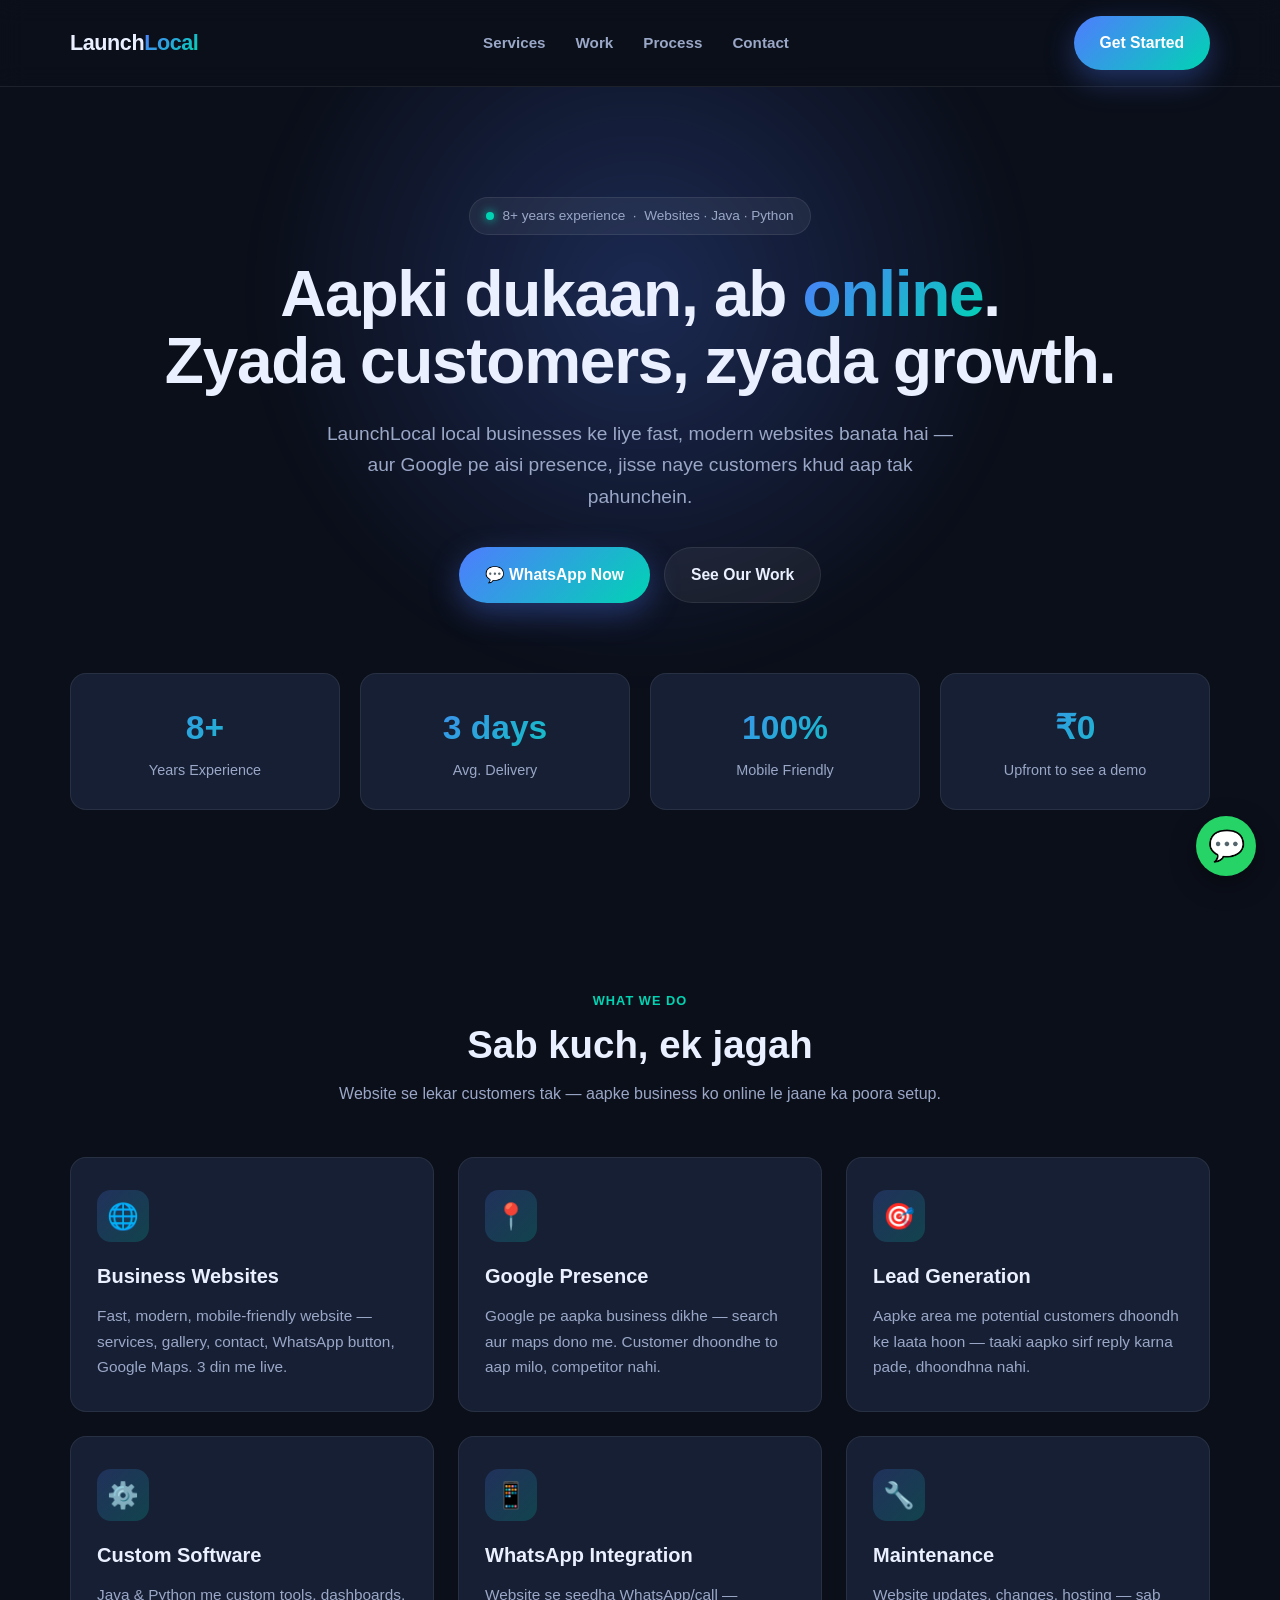
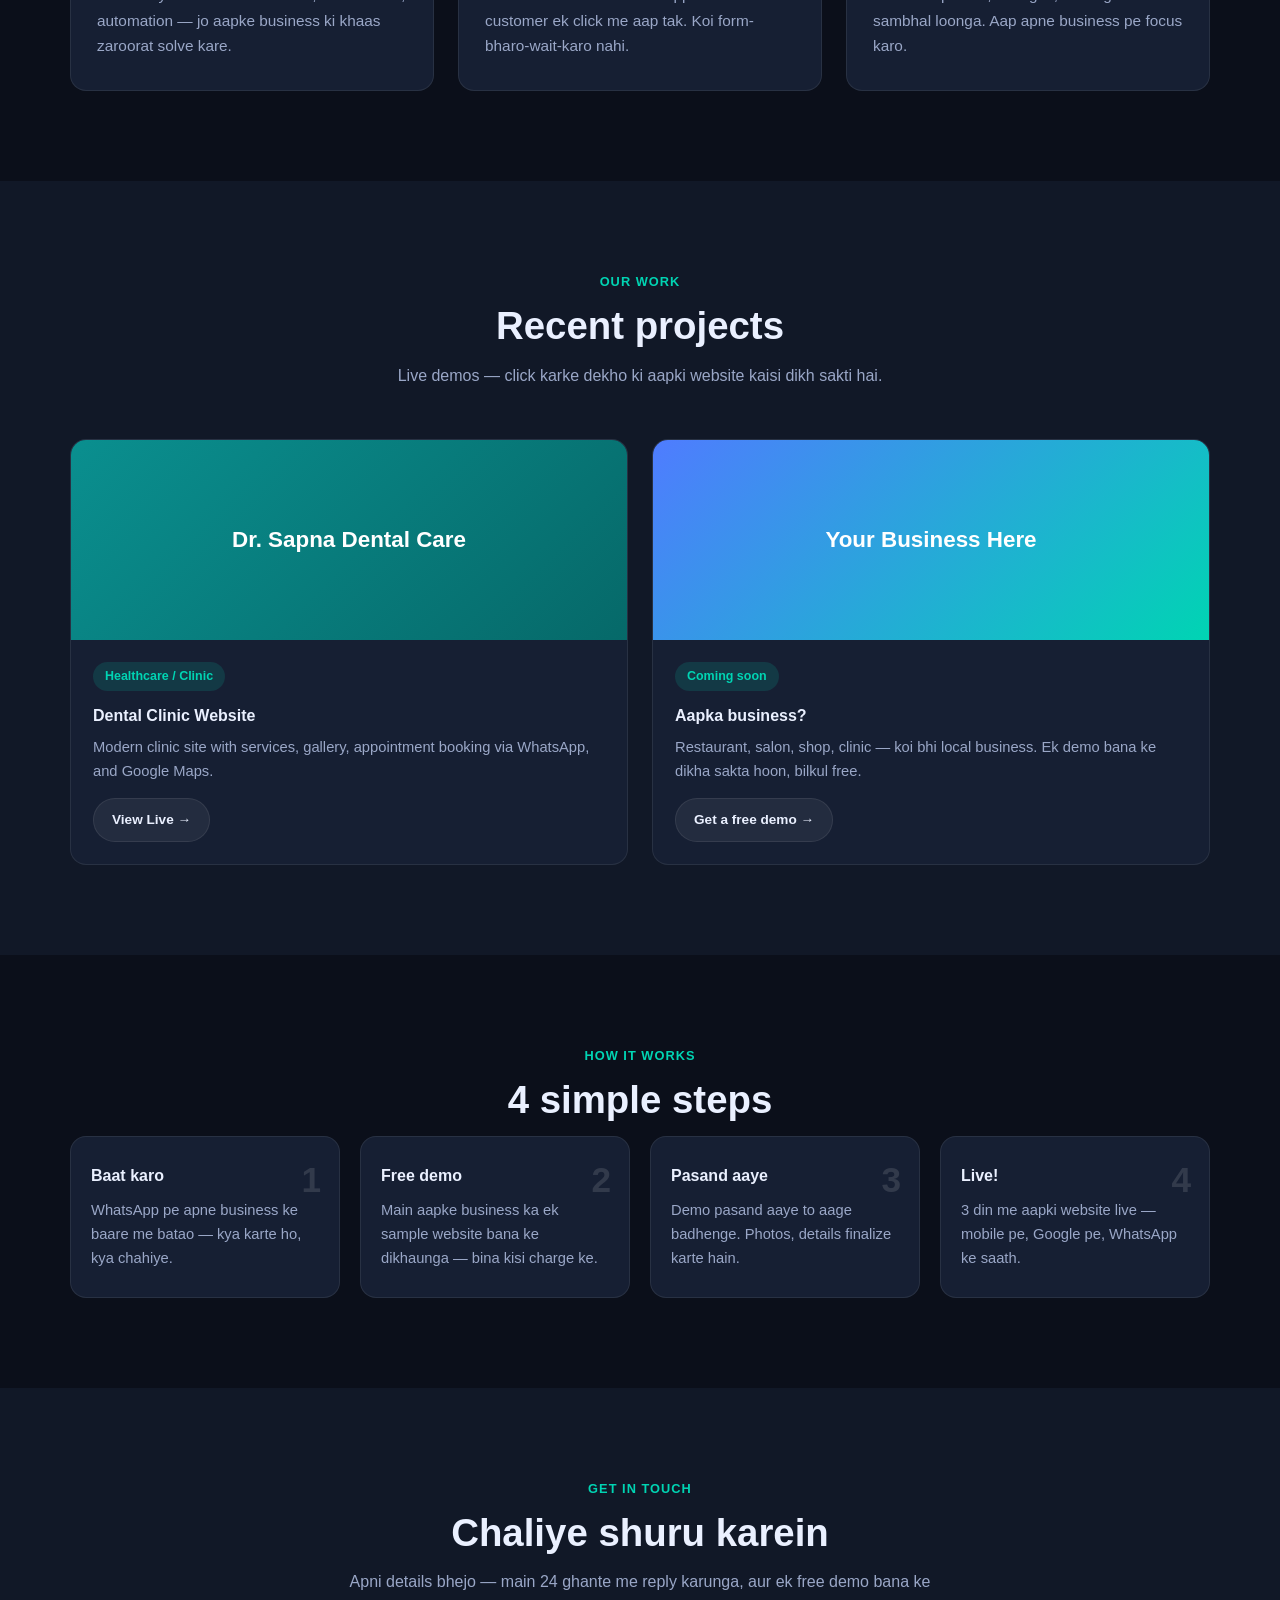
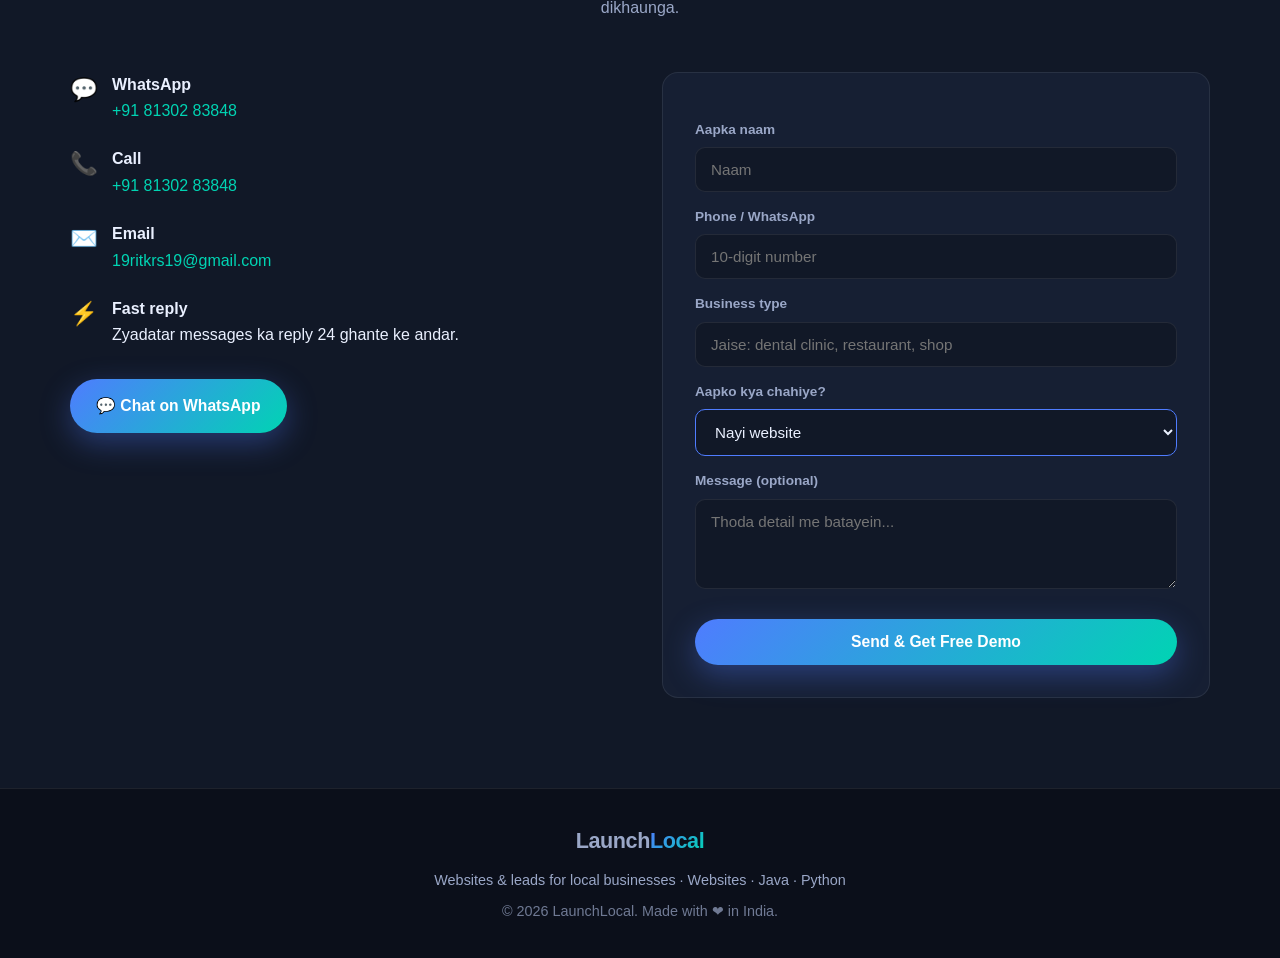
<file: launchlocal/index.html>
<!DOCTYPE html>
<html lang="en">
<head>
<meta charset="UTF-8" />
<meta name="viewport" content="width=device-width, initial-scale=1.0" />
<title>LaunchLocal - Websites & Leads for Local Businesses</title>
<meta name="description" content="LaunchLocal - Aapki dukaan, ab online. Professional websites, Google presence, aur leads for local businesses. 8+ years experience. Websites, Java, Python." />

<!-- ===== Google Analytics (GA4) - apni Measurement ID G-XXXX yahan daalo, baad me ===== -->
<!--
<script async src="https://www.googletagmanager.com/gtag/js?id=G-XXXXXXX"></script>
<script>window.dataLayer=window.dataLayer||[];function gtag(){dataLayer.push(arguments);}gtag('js',new Date());gtag('config','G-XXXXXXX');</script>
-->

<style>
  :root{
    --bg:#0b0f1a; --bg2:#111827; --card:#161f33;
    --brand:#4f7cff; --brand2:#00d4b3; --accent:#ffb347;
    --text:#eaf0ff; --muted:#9aa7c7; --line:rgba(255,255,255,.08);
    --radius:16px;
  }
  *{margin:0;padding:0;box-sizing:border-box}
  html{scroll-behavior:smooth}
  body{font-family:-apple-system,BlinkMacSystemFont,"Segoe UI",Roboto,Helvetica,Arial,sans-serif;background:var(--bg);color:var(--text);line-height:1.65;overflow-x:hidden}
  a{color:inherit;text-decoration:none}
  img{max-width:100%;display:block}
  .container{width:min(1140px,92%);margin:0 auto}
  .btn{display:inline-flex;align-items:center;gap:8px;padding:14px 26px;border-radius:999px;font-weight:700;font-size:.98rem;transition:transform .18s,box-shadow .18s,background .18s;cursor:pointer;border:none}
  .btn-primary{background:linear-gradient(135deg,var(--brand),var(--brand2));color:#fff;box-shadow:0 10px 30px rgba(79,124,255,.35)}
  .btn-primary:hover{transform:translateY(-3px);box-shadow:0 16px 40px rgba(79,124,255,.5)}
  .btn-ghost{background:rgba(255,255,255,.06);color:var(--text);border:1px solid var(--line)}
  .btn-ghost:hover{background:rgba(255,255,255,.12);transform:translateY(-3px)}
  section{padding:90px 0}
  .eyebrow{color:var(--brand2);font-weight:700;letter-spacing:.08em;text-transform:uppercase;font-size:.8rem;margin-bottom:12px}
  h2.title{font-size:2.4rem;line-height:1.15;margin-bottom:14px}
  .sub{color:var(--muted);max-width:620px;margin-bottom:50px}
  .center{text-align:center;margin-inline:auto}

  /* reveal on scroll */
  .reveal{opacity:0;transform:translateY(28px);transition:opacity .7s ease,transform .7s ease}
  .reveal.in{opacity:1;transform:none}

  /* NAV */
  header{position:sticky;top:0;z-index:60;background:rgba(11,15,26,.8);backdrop-filter:blur(12px);border-bottom:1px solid var(--line)}
  nav{display:flex;align-items:center;justify-content:space-between;padding:16px 0}
  .logo{font-weight:900;font-size:1.35rem;letter-spacing:-.02em}
  .logo b{background:linear-gradient(135deg,var(--brand),var(--brand2));-webkit-background-clip:text;background-clip:text;-webkit-text-fill-color:transparent}
  .nav-links{display:flex;gap:30px}
  .nav-links a{color:var(--muted);font-weight:600;font-size:.95rem}
  .nav-links a:hover{color:var(--text)}
  @media(max-width:760px){.nav-links{display:none}}

  /* HERO */
  .hero{position:relative;padding:110px 0 90px;overflow:hidden}
  .hero::before{content:"";position:absolute;top:-30%;left:50%;transform:translateX(-50%);width:900px;height:900px;background:radial-gradient(circle,rgba(79,124,255,.25),transparent 60%);filter:blur(20px);z-index:0}
  .hero .container{position:relative;z-index:1}
  .hero .badge{display:inline-flex;align-items:center;gap:8px;background:rgba(255,255,255,.06);border:1px solid var(--line);padding:7px 16px;border-radius:999px;font-size:.85rem;color:var(--muted);margin-bottom:26px}
  .hero .dot{width:8px;height:8px;border-radius:50%;background:var(--brand2);box-shadow:0 0 10px var(--brand2)}
  .hero h1{font-size:clamp(2.2rem,5.5vw,4rem);line-height:1.05;letter-spacing:-.02em;margin-bottom:22px}
  .hero h1 .grad{background:linear-gradient(135deg,var(--brand),var(--brand2));-webkit-background-clip:text;background-clip:text;-webkit-text-fill-color:transparent}
  .hero p.lead{font-size:1.2rem;color:var(--muted);max-width:640px;margin:0 auto 34px}
  .hero .cta{display:flex;gap:14px;justify-content:center;flex-wrap:wrap}

  /* STATS */
  .stats{display:grid;grid-template-columns:repeat(4,1fr);gap:20px;margin-top:70px}
  .stat{background:var(--card);border:1px solid var(--line);border-radius:var(--radius);padding:26px 18px;text-align:center}
  .stat .num{font-size:2.1rem;font-weight:900;background:linear-gradient(135deg,var(--brand),var(--brand2));-webkit-background-clip:text;background-clip:text;-webkit-text-fill-color:transparent}
  .stat .lbl{color:var(--muted);font-size:.9rem;margin-top:4px}
  @media(max-width:760px){.stats{grid-template-columns:1fr 1fr}}

  /* SERVICES */
  .grid3{display:grid;grid-template-columns:repeat(3,1fr);gap:24px}
  @media(max-width:860px){.grid3{grid-template-columns:1fr}}
  .card{background:var(--card);border:1px solid var(--line);border-radius:var(--radius);padding:32px 26px;transition:transform .2s,border-color .2s}
  .card:hover{transform:translateY(-8px);border-color:var(--brand)}
  .card .ic{width:52px;height:52px;border-radius:14px;display:flex;align-items:center;justify-content:center;font-size:1.6rem;background:linear-gradient(135deg,rgba(79,124,255,.2),rgba(0,212,179,.2));margin-bottom:18px}
  .card h3{font-size:1.25rem;margin-bottom:10px}
  .card p{color:var(--muted);font-size:.96rem}

  /* PROCESS */
  .steps{display:grid;grid-template-columns:repeat(4,1fr);gap:20px}
  @media(max-width:860px){.steps{grid-template-columns:1fr 1fr}}
  .step{position:relative;padding:26px 20px;background:var(--card);border:1px solid var(--line);border-radius:var(--radius)}
  .step .no{font-size:2.2rem;font-weight:900;color:rgba(255,255,255,.12);position:absolute;top:14px;right:18px}
  .step h4{margin-bottom:8px}
  .step p{color:var(--muted);font-size:.92rem}

  /* WORK */
  .work{display:grid;grid-template-columns:repeat(2,1fr);gap:24px}
  @media(max-width:760px){.work{grid-template-columns:1fr}}
  .work-card{background:var(--card);border:1px solid var(--line);border-radius:var(--radius);overflow:hidden;transition:transform .2s}
  .work-card:hover{transform:translateY(-6px)}
  .work-card .thumb{height:200px;background:linear-gradient(135deg,#0a8f8f,#066969);display:flex;align-items:center;justify-content:center;font-size:1.4rem;font-weight:800;color:#fff;text-align:center;padding:20px}
  .work-card .body{padding:22px}
  .work-card .body h4{margin-bottom:6px}
  .work-card .body p{color:var(--muted);font-size:.92rem;margin-bottom:14px}
  .tag{display:inline-block;background:rgba(0,212,179,.14);color:var(--brand2);padding:4px 12px;border-radius:999px;font-size:.78rem;font-weight:700;margin-bottom:12px}

  /* CONTACT / FORM */
  .contact-wrap{display:grid;grid-template-columns:1fr 1fr;gap:44px;align-items:start}
  @media(max-width:860px){.contact-wrap{grid-template-columns:1fr}}
  form{background:var(--card);border:1px solid var(--line);border-radius:var(--radius);padding:32px}
  label{display:block;font-size:.85rem;color:var(--muted);margin:14px 0 6px;font-weight:600}
  input,select,textarea{width:100%;padding:13px 15px;background:var(--bg2);border:1px solid var(--line);border-radius:10px;color:var(--text);font-size:.95rem;font-family:inherit}
  input:focus,select,textarea:focus{outline:none;border-color:var(--brand)}
  textarea{min-height:90px;resize:vertical}
  form .btn-primary{width:100%;justify-content:center;margin-top:22px}
  .info-row{display:flex;gap:14px;margin-bottom:22px;align-items:flex-start}
  .info-row .ic{font-size:1.4rem}
  .info-row a{color:var(--brand2)}

  footer{border-top:1px solid var(--line);padding:34px 0;text-align:center;color:var(--muted);font-size:.9rem}
  .wa-float{position:fixed;bottom:24px;right:24px;z-index:100;background:#25D366;width:60px;height:60px;border-radius:50%;display:flex;align-items:center;justify-content:center;font-size:30px;box-shadow:0 8px 26px rgba(0,0,0,.4)}
</style>
</head>
<body>

<!-- NAV -->
<header>
  <div class="container">
    <nav>
      <div class="logo">Launch<b>Local</b></div>
      <div class="nav-links">
        <a href="#services">Services</a>
        <a href="#work">Work</a>
        <a href="#process">Process</a>
        <a href="#contact">Contact</a>
      </div>
      <a class="btn btn-primary" href="#contact">Get Started</a>
    </nav>
  </div>
</header>

<!-- HERO -->
<section class="hero">
  <div class="container center">
    <div class="badge reveal"><span class="dot"></span> 8+ years experience &nbsp;·&nbsp; Websites · Java · Python</div>
    <h1 class="reveal">Aapki dukaan, ab <span class="grad">online</span>.<br/>Zyada customers, zyada growth.</h1>
    <p class="lead reveal">LaunchLocal local businesses ke liye fast, modern websites banata hai —
      aur Google pe aisi presence, jisse naye customers khud aap tak pahunchein.</p>
    <div class="cta reveal">
      <a class="btn btn-primary" href="https://wa.me/918130283848?text=Hi%20LaunchLocal,%20mujhe%20apne%20business%20ke%20liye%20website%20chahiye">💬 WhatsApp Now</a>
      <a class="btn btn-ghost" href="#work">See Our Work</a>
    </div>

    <div class="stats">
      <div class="stat reveal"><div class="num">8+</div><div class="lbl">Years Experience</div></div>
      <div class="stat reveal"><div class="num">3 days</div><div class="lbl">Avg. Delivery</div></div>
      <div class="stat reveal"><div class="num">100%</div><div class="lbl">Mobile Friendly</div></div>
      <div class="stat reveal"><div class="num">₹0</div><div class="lbl">Upfront to see a demo</div></div>
    </div>
  </div>
</section>

<!-- SERVICES -->
<section id="services">
  <div class="container">
    <div class="center">
      <div class="eyebrow reveal">What we do</div>
      <h2 class="title reveal">Sab kuch, ek jagah</h2>
      <p class="sub center reveal">Website se lekar customers tak — aapke business ko online le jaane ka poora setup.</p>
    </div>
    <div class="grid3">
      <div class="card reveal"><div class="ic">🌐</div><h3>Business Websites</h3><p>Fast, modern, mobile-friendly website — services, gallery, contact, WhatsApp button, Google Maps. 3 din me live.</p></div>
      <div class="card reveal"><div class="ic">📍</div><h3>Google Presence</h3><p>Google pe aapka business dikhe — search aur maps dono me. Customer dhoondhe to aap milo, competitor nahi.</p></div>
      <div class="card reveal"><div class="ic">🎯</div><h3>Lead Generation</h3><p>Aapke area me potential customers dhoondh ke laata hoon — taaki aapko sirf reply karna pade, dhoondhna nahi.</p></div>
      <div class="card reveal"><div class="ic">⚙️</div><h3>Custom Software</h3><p>Java & Python me custom tools, dashboards, automation — jo aapke business ki khaas zaroorat solve kare.</p></div>
      <div class="card reveal"><div class="ic">📱</div><h3>WhatsApp Integration</h3><p>Website se seedha WhatsApp/call — customer ek click me aap tak. Koi form-bharo-wait-karo nahi.</p></div>
      <div class="card reveal"><div class="ic">🔧</div><h3>Maintenance</h3><p>Website updates, changes, hosting — sab sambhal loonga. Aap apne business pe focus karo.</p></div>
    </div>
  </div>
</section>

<!-- WORK -->
<section id="work" style="background:var(--bg2)">
  <div class="container">
    <div class="center">
      <div class="eyebrow reveal">Our work</div>
      <h2 class="title reveal">Recent projects</h2>
      <p class="sub center reveal">Live demos — click karke dekho ki aapki website kaisi dikh sakti hai.</p>
    </div>
    <div class="work">
      <a class="work-card reveal" href="https://19ritkrs19.github.io/client-demos/dr-sapna/" target="_blank">
        <div class="thumb">Dr. Sapna Dental Care</div>
        <div class="body">
          <span class="tag">Healthcare / Clinic</span>
          <h4>Dental Clinic Website</h4>
          <p>Modern clinic site with services, gallery, appointment booking via WhatsApp, and Google Maps.</p>
          <span class="btn btn-ghost" style="padding:10px 18px;font-size:.85rem">View Live →</span>
        </div>
      </a>
      <div class="work-card reveal">
        <div class="thumb" style="background:linear-gradient(135deg,#4f7cff,#00d4b3)">Your Business Here</div>
        <div class="body">
          <span class="tag">Coming soon</span>
          <h4>Aapka business?</h4>
          <p>Restaurant, salon, shop, clinic — koi bhi local business. Ek demo bana ke dikha sakta hoon, bilkul free.</p>
          <a class="btn btn-ghost" style="padding:10px 18px;font-size:.85rem" href="#contact">Get a free demo →</a>
        </div>
      </div>
    </div>
  </div>
</section>

<!-- PROCESS -->
<section id="process">
  <div class="container">
    <div class="center">
      <div class="eyebrow reveal">How it works</div>
      <h2 class="title reveal">4 simple steps</h2>
    </div>
    <div class="steps">
      <div class="step reveal"><div class="no">1</div><h4>Baat karo</h4><p>WhatsApp pe apne business ke baare me batao — kya karte ho, kya chahiye.</p></div>
      <div class="step reveal"><div class="no">2</div><h4>Free demo</h4><p>Main aapke business ka ek sample website bana ke dikhaunga — bina kisi charge ke.</p></div>
      <div class="step reveal"><div class="no">3</div><h4>Pasand aaye</h4><p>Demo pasand aaye to aage badhenge. Photos, details finalize karte hain.</p></div>
      <div class="step reveal"><div class="no">4</div><h4>Live!</h4><p>3 din me aapki website live — mobile pe, Google pe, WhatsApp ke saath.</p></div>
    </div>
  </div>
</section>

<!-- CONTACT -->
<section id="contact" style="background:var(--bg2)">
  <div class="container">
    <div class="center">
      <div class="eyebrow reveal">Get in touch</div>
      <h2 class="title reveal">Chaliye shuru karein</h2>
      <p class="sub center reveal">Apni details bhejo — main 24 ghante me reply karunga, aur ek free demo bana ke dikhaunga.</p>
    </div>
    <div class="contact-wrap">
      <div class="reveal">
        <div class="info-row"><span class="ic">💬</span><div><strong>WhatsApp</strong><br><a href="https://wa.me/918130283848">+91 81302 83848</a></div></div>
        <div class="info-row"><span class="ic">📞</span><div><strong>Call</strong><br><a href="tel:+918130283848">+91 81302 83848</a></div></div>
        <div class="info-row"><span class="ic">✉️</span><div><strong>Email</strong><br><a href="mailto:19ritkrs19@gmail.com">19ritkrs19@gmail.com</a></div></div>
        <div class="info-row"><span class="ic">⚡</span><div><strong>Fast reply</strong><br>Zyadatar messages ka reply 24 ghante ke andar.</div></div>
        <a class="btn btn-primary" style="margin-top:8px" href="https://wa.me/918130283848?text=Hi%20LaunchLocal,%20mujhe%20website%20chahiye">💬 Chat on WhatsApp</a>
      </div>

      <!-- Formspree: apna form ID daalo (formspree.io pe free signup -> New form -> ID milega) -->
      <form action="https://formspree.io/f/YOUR_FORM_ID" method="POST" class="reveal">
        <label>Aapka naam</label>
        <input type="text" name="name" placeholder="Naam" required />
        <label>Phone / WhatsApp</label>
        <input type="tel" name="phone" placeholder="10-digit number" required />
        <label>Business type</label>
        <input type="text" name="business" placeholder="Jaise: dental clinic, restaurant, shop" />
        <label>Aapko kya chahiye?</label>
        <select name="need">
          <option>Nayi website</option>
          <option>Purani website improve karni hai</option>
          <option>Google pe aana hai</option>
          <option>Leads / customers chahiye</option>
          <option>Custom software (Java/Python)</option>
          <option>Kuch aur</option>
        </select>
        <label>Message (optional)</label>
        <textarea name="message" placeholder="Thoda detail me batayein..."></textarea>
        <button type="submit" class="btn btn-primary">Send &amp; Get Free Demo</button>
      </form>
    </div>
  </div>
</section>

<footer>
  <div class="container">
    <div class="logo" style="margin-bottom:10px">Launch<b>Local</b></div>
    <p>Websites &amp; leads for local businesses · Websites · Java · Python</p>
    <p style="margin-top:8px;opacity:.7">&copy; <span id="yr"></span> LaunchLocal. Made with ❤ in India.</p>
  </div>
</footer>

<a class="wa-float" href="https://wa.me/918130283848?text=Hi%20LaunchLocal" title="WhatsApp">💬</a>

<script>
  // year
  document.getElementById('yr').textContent = new Date().getFullYear();
  // scroll reveal
  const io = new IntersectionObserver((entries)=>{
    entries.forEach(e=>{ if(e.isIntersecting){ e.target.classList.add('in'); io.unobserve(e.target);} });
  },{threshold:.12});
  document.querySelectorAll('.reveal').forEach((el,i)=>{ el.style.transitionDelay=(i%6*60)+'ms'; io.observe(el); });
</script>
</body>
</html>
</file>
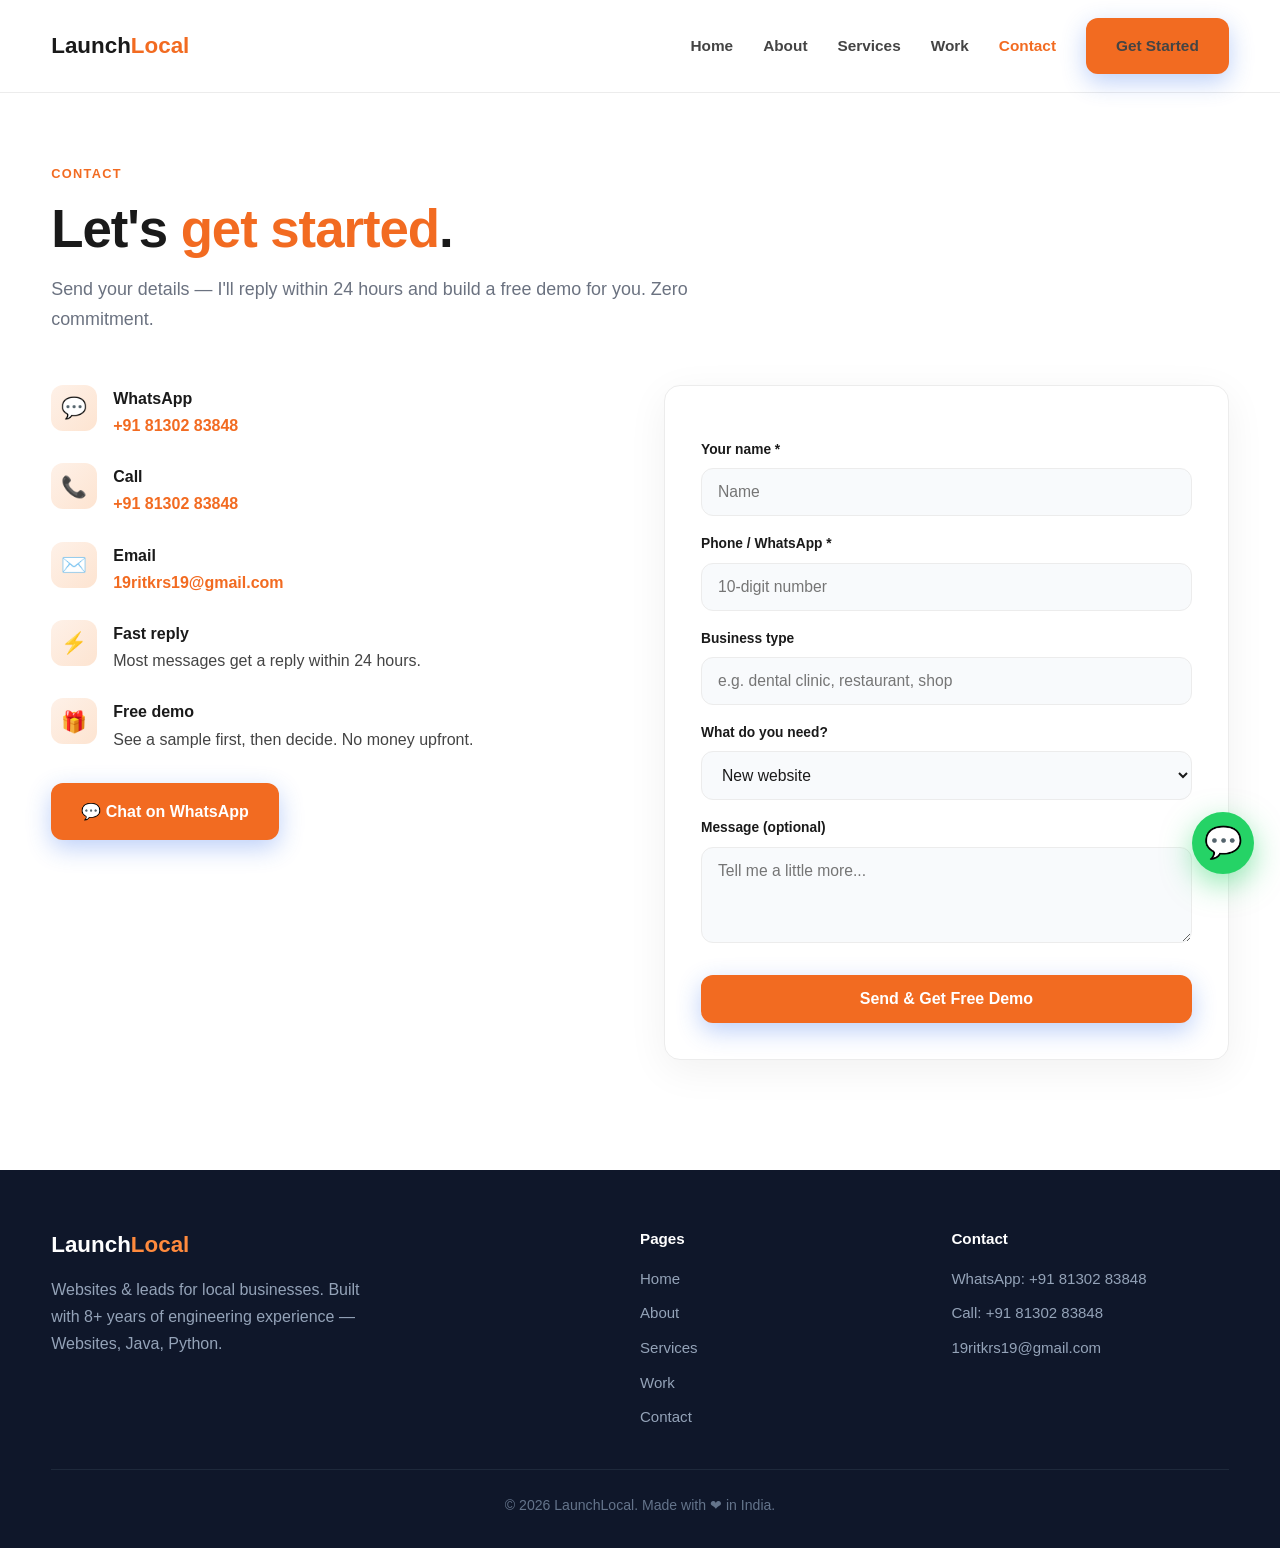
<file: launchlocal-site/contact.html>
<!DOCTYPE html>
<html lang="en">
<head>
<meta charset="UTF-8" />
<meta name="viewport" content="width=device-width, initial-scale=1.0" />
<title>Contact - LaunchLocal</title>
<meta name="description" content="Talk to LaunchLocal - send your details for a free demo. WhatsApp, call, or the form." />
<link rel="stylesheet" href="style.css" />
</head>
<body>

<header>
  <div class="container">
    <nav>
      <a href="index.html" class="logo">Launch<b>Local</b></a>
      <button class="nav-toggle" aria-label="menu">☰</button>
      <div class="nav-links">
        <a href="index.html">Home</a>
        <a href="about.html">About</a>
        <a href="services.html">Services</a>
        <a href="work.html">Work</a>
        <a href="contact.html" class="active">Contact</a>
        <a class="btn btn-primary" href="#form">Get Started</a>
      </div>
    </nav>
  </div>
</header>

<section class="page-hero">
  <div class="container">
    <div class="eyebrow reveal">Contact</div>
    <h1 class="reveal">Let's <span class="grad">get started</span>.</h1>
    <p class="reveal">Send your details — I'll reply within 24 hours and build a free demo for you. Zero commitment.</p>
  </div>
</section>

<section style="padding-top:30px" id="form">
  <div class="container contact-wrap">
    <div class="reveal">
      <div class="info-row"><span class="ic">💬</span><div><strong>WhatsApp</strong><br><a href="https://wa.me/918130283848?text=Hi%20LaunchLocal">+91 81302 83848</a></div></div>
      <div class="info-row"><span class="ic">📞</span><div><strong>Call</strong><br><a href="tel:+918130283848">+91 81302 83848</a></div></div>
      <div class="info-row"><span class="ic">✉️</span><div><strong>Email</strong><br><a href="mailto:19ritkrs19@gmail.com">19ritkrs19@gmail.com</a></div></div>
      <div class="info-row"><span class="ic">⚡</span><div><strong>Fast reply</strong><br>Most messages get a reply within 24 hours.</div></div>
      <div class="info-row"><span class="ic">🎁</span><div><strong>Free demo</strong><br>See a sample first, then decide. No money upfront.</div></div>
      <a class="btn btn-primary" style="margin-top:6px" href="https://wa.me/918130283848?text=Hi%20LaunchLocal,%20I%20want%20a%20website">💬 Chat on WhatsApp</a>
    </div>

    <!-- Submit -> email (Formspree AJAX) + WhatsApp open + success msg -->
    <form id="leadForm" class="reveal" data-formspree="https://formspree.io/f/xeaqadyy">
      <label>Your name *</label>
      <input type="text" name="name" placeholder="Name" required />
      <label>Phone / WhatsApp *</label>
      <input type="tel" name="phone" placeholder="10-digit number" required />
      <label>Business type</label>
      <input type="text" name="business" placeholder="e.g. dental clinic, restaurant, shop" />
      <label>What do you need?</label>
      <select name="need">
        <option>New website</option>
        <option>Improve my existing website</option>
        <option>Show up on Google</option>
        <option>Leads / customers</option>
        <option>Custom software (Java/Python)</option>
        <option>Something else</option>
      </select>
      <label>Message (optional)</label>
      <textarea name="message" placeholder="Tell me a little more..."></textarea>
      <button type="submit" class="btn btn-primary">Send &amp; Get Free Demo</button>
      <p id="formMsg" style="margin-top:16px;display:none;font-weight:600"></p>
    </form>
  </div>
</section>

<footer>
  <div class="container">
    <div class="foot-grid">
      <div><div class="logo" style="margin-bottom:12px">Launch<b>Local</b></div><p style="max-width:320px">Websites &amp; leads for local businesses. Built with 8+ years of engineering experience — Websites, Java, Python.</p></div>
      <div><h5>Pages</h5><a href="index.html">Home</a><a href="about.html">About</a><a href="services.html">Services</a><a href="work.html">Work</a><a href="contact.html">Contact</a></div>
      <div><h5>Contact</h5><a href="https://wa.me/918130283848">WhatsApp: +91 81302 83848</a><a href="tel:+918130283848">Call: +91 81302 83848</a><a href="mailto:19ritkrs19@gmail.com">19ritkrs19@gmail.com</a></div>
    </div>
    <div class="foot-bottom">&copy; <span id="yr"></span> LaunchLocal. Made with ❤ in India.</div>
  </div>
</footer>
<a class="wa-float" href="https://wa.me/918130283848?text=Hi%20LaunchLocal" title="WhatsApp">💬</a>
<script src="app.js"></script>
</body>
</html>
</file>
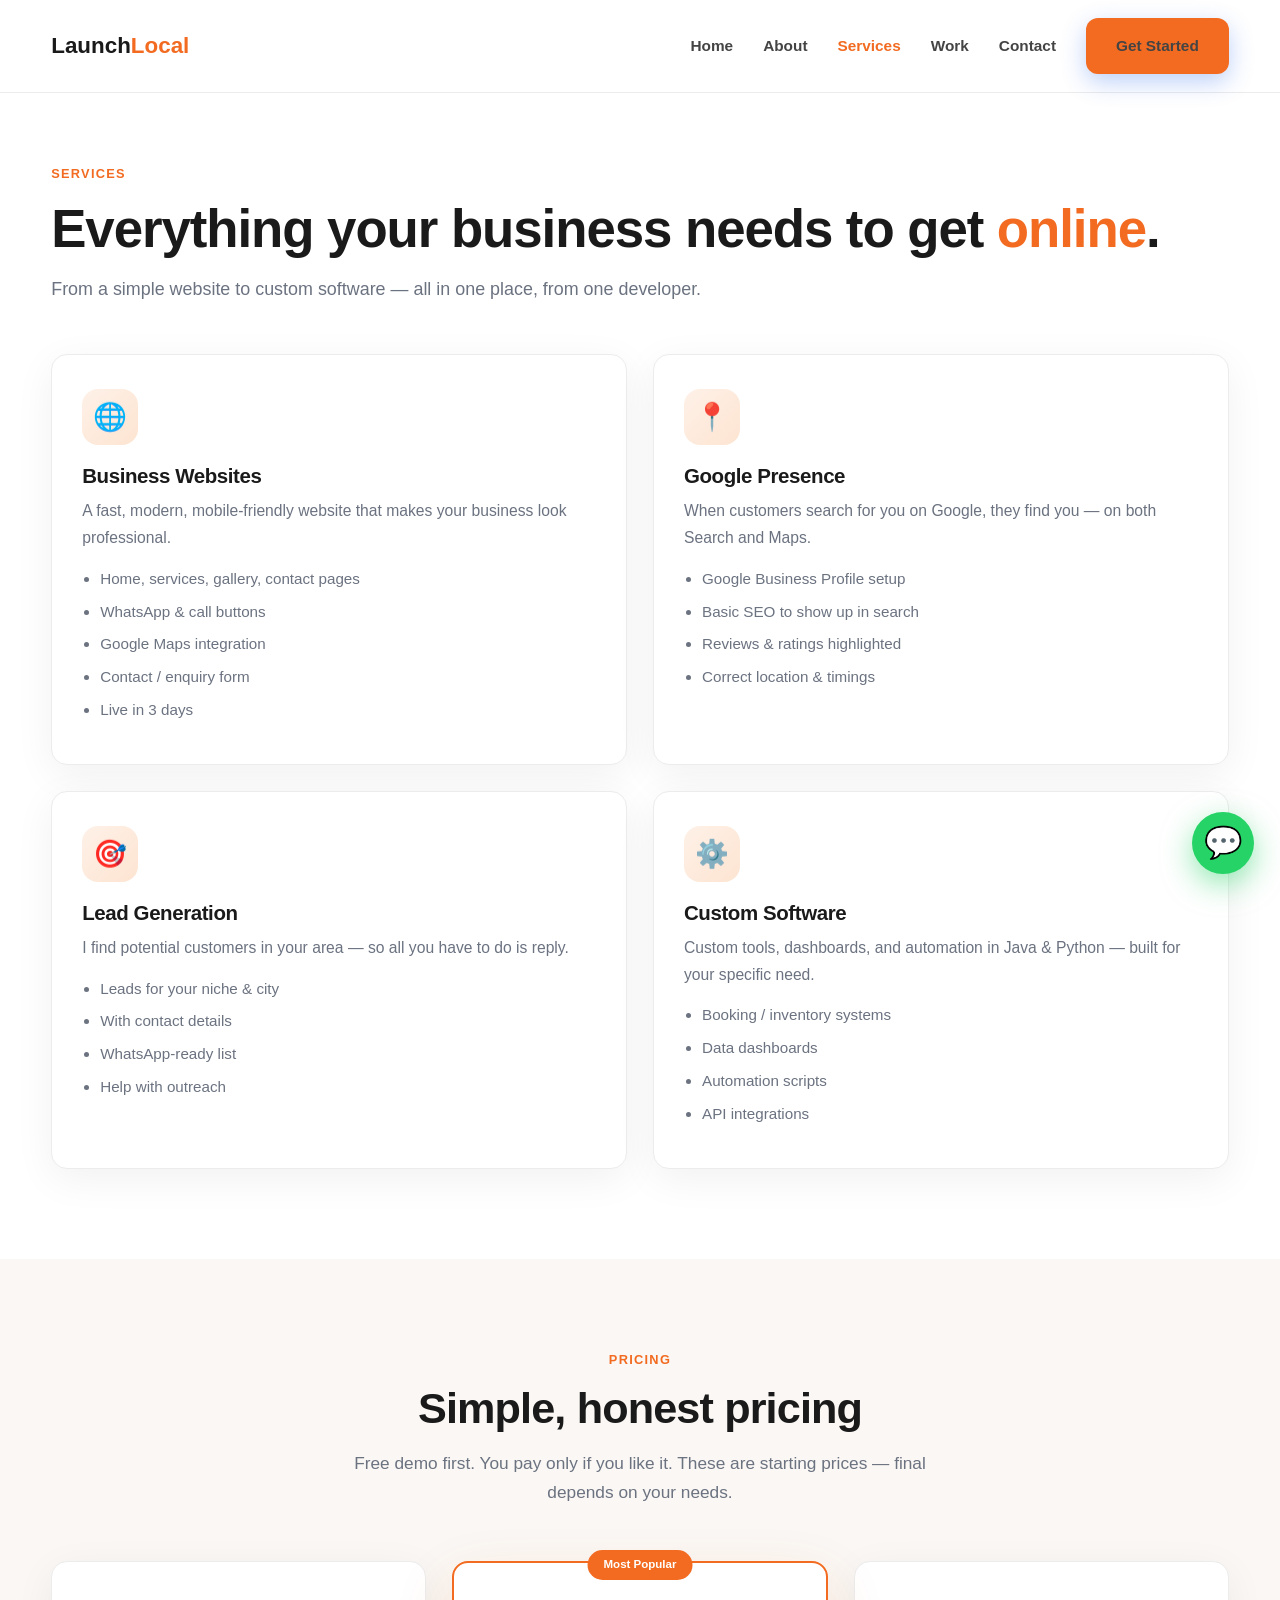
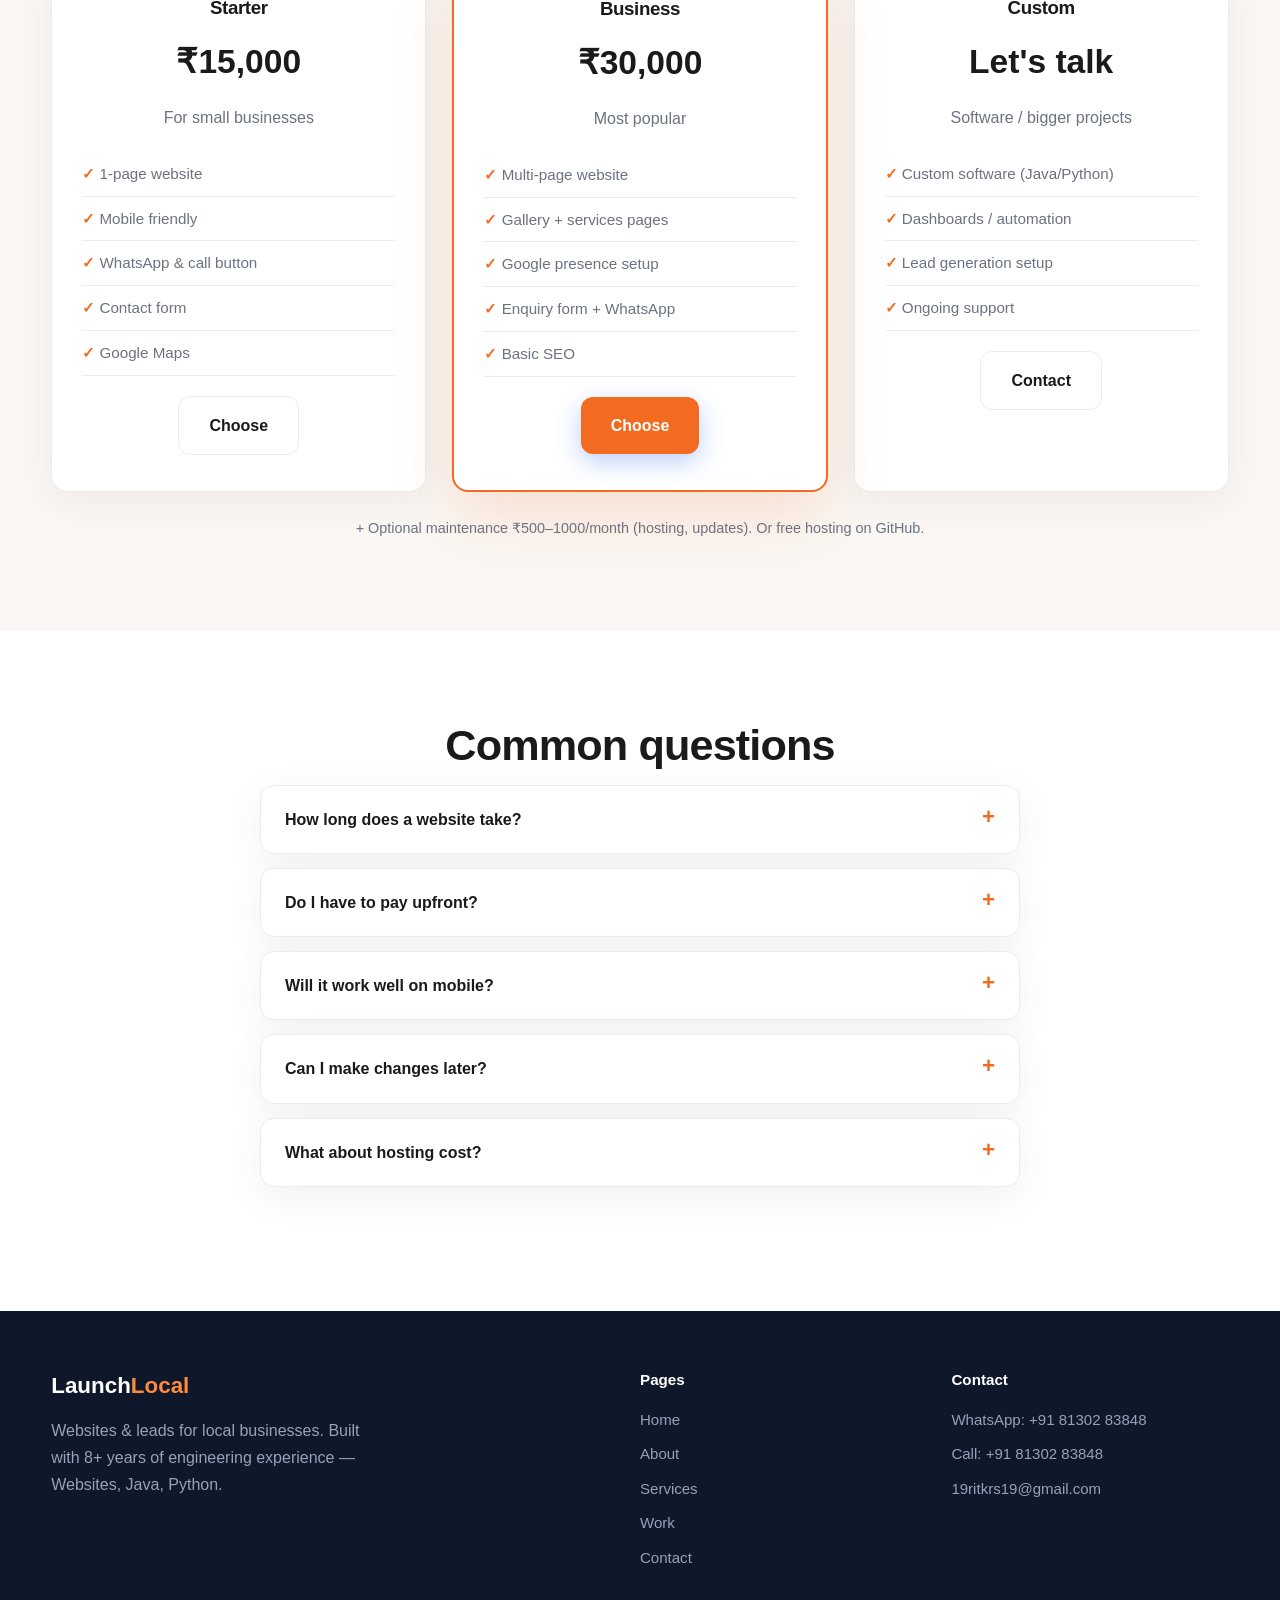
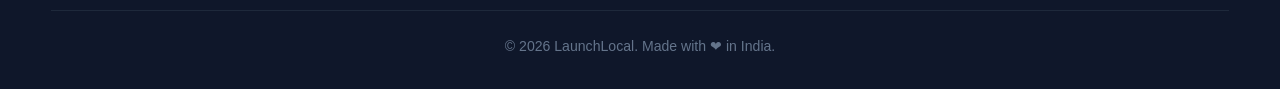
<file: launchlocal-site/services.html>
<!DOCTYPE html>
<html lang="en">
<head>
<meta charset="UTF-8" />
<meta name="viewport" content="width=device-width, initial-scale=1.0" />
<title>Services & Pricing - LaunchLocal</title>
<meta name="description" content="LaunchLocal services - business websites, Google presence, lead generation, custom software (Java/Python). Simple pricing." />
<link rel="stylesheet" href="style.css" />
</head>
<body>

<header>
  <div class="container">
    <nav>
      <a href="index.html" class="logo">Launch<b>Local</b></a>
      <button class="nav-toggle" aria-label="menu">☰</button>
      <div class="nav-links">
        <a href="index.html">Home</a>
        <a href="about.html">About</a>
        <a href="services.html" class="active">Services</a>
        <a href="work.html">Work</a>
        <a href="contact.html">Contact</a>
        <a class="btn btn-primary" href="contact.html">Get Started</a>
      </div>
    </nav>
  </div>
</header>

<section class="page-hero">
  <div class="container">
    <div class="eyebrow reveal">Services</div>
    <h1 class="reveal">Everything your business needs to get <span class="grad">online</span>.</h1>
    <p class="reveal">From a simple website to custom software — all in one place, from one developer.</p>
  </div>
</section>

<section style="padding-top:30px">
  <div class="container grid2">
    <div class="card reveal"><div class="ic">🌐</div><h3>Business Websites</h3>
      <p>A fast, modern, mobile-friendly website that makes your business look professional.</p>
      <ul><li>Home, services, gallery, contact pages</li><li>WhatsApp & call buttons</li><li>Google Maps integration</li><li>Contact / enquiry form</li><li>Live in 3 days</li></ul>
    </div>
    <div class="card reveal"><div class="ic">📍</div><h3>Google Presence</h3>
      <p>When customers search for you on Google, they find you — on both Search and Maps.</p>
      <ul><li>Google Business Profile setup</li><li>Basic SEO to show up in search</li><li>Reviews & ratings highlighted</li><li>Correct location & timings</li></ul>
    </div>
    <div class="card reveal"><div class="ic">🎯</div><h3>Lead Generation</h3>
      <p>I find potential customers in your area — so all you have to do is reply.</p>
      <ul><li>Leads for your niche & city</li><li>With contact details</li><li>WhatsApp-ready list</li><li>Help with outreach</li></ul>
    </div>
    <div class="card reveal"><div class="ic">⚙️</div><h3>Custom Software</h3>
      <p>Custom tools, dashboards, and automation in Java & Python — built for your specific need.</p>
      <ul><li>Booking / inventory systems</li><li>Data dashboards</li><li>Automation scripts</li><li>API integrations</li></ul>
    </div>
  </div>
</section>

<!-- PRICING -->
<section style="background:var(--bg2)">
  <div class="container">
    <div class="center"><div class="eyebrow reveal">Pricing</div><h2 class="title reveal">Simple, honest pricing</h2>
      <p class="sub center reveal">Free demo first. You pay only if you like it. These are starting prices — final depends on your needs.</p></div>
    <div class="pricing">
      <div class="price reveal"><h3>Starter</h3><div class="amt grad">₹15,000</div><p style="color:var(--muted)">For small businesses</p>
        <ul><li>1-page website</li><li>Mobile friendly</li><li>WhatsApp & call button</li><li>Contact form</li><li>Google Maps</li></ul>
        <a class="btn btn-ghost" href="contact.html">Choose</a></div>
      <div class="price featured reveal"><h3>Business</h3><div class="amt grad">₹30,000</div><p style="color:var(--muted)">Most popular</p>
        <ul><li>Multi-page website</li><li>Gallery + services pages</li><li>Google presence setup</li><li>Enquiry form + WhatsApp</li><li>Basic SEO</li></ul>
        <a class="btn btn-primary" href="contact.html">Choose</a></div>
      <div class="price reveal"><h3>Custom</h3><div class="amt grad">Let's talk</div><p style="color:var(--muted)">Software / bigger projects</p>
        <ul><li>Custom software (Java/Python)</li><li>Dashboards / automation</li><li>Lead generation setup</li><li>Ongoing support</li></ul>
        <a class="btn btn-ghost" href="contact.html">Contact</a></div>
    </div>
    <p class="center" style="color:var(--muted);margin-top:24px;font-size:.9rem">+ Optional maintenance ₹500–1000/month (hosting, updates). Or free hosting on GitHub.</p>
  </div>
</section>

<!-- FAQ -->
<section>
  <div class="container" style="max-width:760px">
    <div class="center"><h2 class="title reveal">Common questions</h2></div>
    <div class="faq">
      <details class="reveal"><summary>How long does a website take?</summary><p>Most websites go live in 3 days. Custom software takes a bit longer.</p></details>
      <details class="reveal"><summary>Do I have to pay upfront?</summary><p>No. I build a free demo first. You pay only if you like it and want to go ahead.</p></details>
      <details class="reveal"><summary>Will it work well on mobile?</summary><p>Yes — every website is built mobile-first, since most of your customers are on their phone.</p></details>
      <details class="reveal"><summary>Can I make changes later?</summary><p>Of course. There's a maintenance option, or I can teach you to update it yourself.</p></details>
      <details class="reveal"><summary>What about hosting cost?</summary><p>Static websites can be hosted free (GitHub Pages). A domain is optional, around ₹900/year.</p></details>
    </div>
  </div>
</section>

<footer>
  <div class="container">
    <div class="foot-grid">
      <div><div class="logo" style="margin-bottom:12px">Launch<b>Local</b></div><p style="max-width:320px">Websites &amp; leads for local businesses. Built with 8+ years of engineering experience — Websites, Java, Python.</p></div>
      <div><h5>Pages</h5><a href="index.html">Home</a><a href="about.html">About</a><a href="services.html">Services</a><a href="work.html">Work</a><a href="contact.html">Contact</a></div>
      <div><h5>Contact</h5><a href="https://wa.me/918130283848">WhatsApp: +91 81302 83848</a><a href="tel:+918130283848">Call: +91 81302 83848</a><a href="mailto:19ritkrs19@gmail.com">19ritkrs19@gmail.com</a></div>
    </div>
    <div class="foot-bottom">&copy; <span id="yr"></span> LaunchLocal. Made with ❤ in India.</div>
  </div>
</footer>
<a class="wa-float" href="https://wa.me/918130283848?text=Hi%20LaunchLocal" title="WhatsApp">💬</a>
<script src="app.js"></script>
</body>
</html>
</file>
<file: launchlocal-site/style.css>
/* ============================================================
   LaunchLocal - shared styles (light, premium, responsive)
   ============================================================ */
:root{
  --bg:#ffffff; --bg2:#faf7f4; --card:#ffffff;
  --brand:#f26b21; --brand-dark:#d9541a; --brand2:#ff8a3d; --accent:#f26b21;
  --ink:#1a1a1a; --text:#444444; --muted:#6b7280; --line:#ececec;
  --radius:16px; --shadow:0 10px 40px rgba(0,0,0,.06);
  --shadow-lg:0 24px 60px rgba(242,107,33,.16);
}
*{margin:0;padding:0;box-sizing:border-box}
html{scroll-behavior:smooth}
body{font-family:-apple-system,BlinkMacSystemFont,"Segoe UI",Roboto,Helvetica,Arial,sans-serif;background:var(--bg);color:var(--text);line-height:1.7;-webkit-font-smoothing:antialiased}
a{color:inherit;text-decoration:none}
img{max-width:100%;display:block}
.container{width:min(1180px,92%);margin:0 auto}
.btn{display:inline-flex;align-items:center;gap:8px;padding:15px 30px;border-radius:12px;font-weight:700;font-size:1rem;transition:transform .18s,box-shadow .18s,background .18s;cursor:pointer;border:none;white-space:nowrap}
.btn-primary{background:var(--brand);color:#fff;box-shadow:0 8px 24px rgba(37,99,235,.3)}
.btn-primary:hover{background:var(--brand-dark);transform:translateY(-2px);box-shadow:0 12px 32px rgba(37,99,235,.42)}
.btn-ghost{background:#fff;color:var(--ink);border:1.5px solid var(--line)}
.btn-ghost:hover{border-color:var(--brand);color:var(--brand);transform:translateY(-2px)}
section{padding:90px 0}
.eyebrow{color:var(--brand);font-weight:800;letter-spacing:.1em;text-transform:uppercase;font-size:.8rem;margin-bottom:14px}
h1,h2,h3,h4{line-height:1.12;letter-spacing:-.02em;color:var(--ink)}
h2.title{font-size:clamp(1.9rem,3.5vw,2.7rem);margin-bottom:16px}
.sub{color:var(--muted);max-width:640px;margin-bottom:54px;font-size:1.08rem}
.center{text-align:center;margin-inline:auto}
.grad{color:var(--brand)}

/* reveal */
.reveal{opacity:0;transform:translateY(26px);transition:opacity .7s ease,transform .7s ease}
.reveal.in{opacity:1;transform:none}

/* NAV */
header{position:sticky;top:0;z-index:60;background:rgba(255,255,255,.9);backdrop-filter:blur(14px);border-bottom:1px solid var(--line)}
nav{display:flex;align-items:center;justify-content:space-between;padding:18px 0;gap:20px}
.logo{font-weight:900;font-size:1.4rem;color:var(--ink)}
.logo b{color:var(--brand)}
.nav-links{display:flex;gap:30px;align-items:center}
.nav-links a{color:var(--text);font-weight:600;font-size:.96rem}
.nav-links a:hover,.nav-links a.active{color:var(--brand)}
.nav-toggle{display:none;background:none;border:none;color:var(--ink);font-size:1.7rem;cursor:pointer}
@media(max-width:860px){
  .nav-links{position:fixed;inset:0 0 0 auto;width:min(290px,82%);flex-direction:column;align-items:flex-start;background:#fff;padding:96px 32px;gap:26px;transform:translateX(100%);transition:transform .3s;box-shadow:-10px 0 40px rgba(0,0,0,.12)}
  .nav-links.open{transform:none}
  .nav-toggle{display:block;z-index:70}
}

/* HERO */
.hero{position:relative;padding:80px 0 70px;overflow:hidden;background:#ffffff}
.hero::before{content:"";position:absolute;top:-200px;right:-120px;width:640px;height:640px;background:radial-gradient(circle,rgba(242,107,33,.08),transparent 65%);z-index:0}
.hero .container{position:relative;z-index:1}
.badge{display:inline-flex;align-items:center;gap:8px;background:#fdeee4;color:var(--brand);border:1px solid #fbd9c2;padding:8px 18px;border-radius:999px;font-size:.85rem;font-weight:700;margin-bottom:26px}
.dot{width:8px;height:8px;border-radius:50%;background:var(--brand)}
.hero h1{font-size:clamp(2.3rem,5.5vw,4rem);margin-bottom:22px;color:var(--ink)}
.hero p.lead{font-size:1.2rem;color:var(--muted);max-width:640px;margin-bottom:34px}
.cta{display:flex;gap:14px;flex-wrap:wrap}
.hero-photos{display:grid;grid-template-columns:1fr 1fr 1fr;gap:16px;margin-top:56px}
.hero-photos img{width:100%;height:270px;object-fit:cover;border-radius:var(--radius);box-shadow:var(--shadow)}
@media(max-width:760px){.hero-photos{grid-template-columns:1fr;gap:14px}.hero-photos img{height:220px}}

/* page hero (inner pages) */
.page-hero{padding:70px 0 20px;background:#ffffff}
.page-hero h1{font-size:clamp(2rem,5vw,3.3rem);margin-bottom:16px}
.page-hero p{color:var(--muted);max-width:660px;font-size:1.12rem}

/* trust logos */
.trust{padding:36px 0;border-top:1px solid var(--line);border-bottom:1px solid var(--line);background:#fff}
.trust p{text-align:center;color:var(--muted);font-size:.82rem;font-weight:700;letter-spacing:.12em;text-transform:uppercase;margin-bottom:20px}
.trust-row{display:flex;flex-wrap:wrap;justify-content:center;gap:34px;align-items:center}
.trust-row span{color:#94a3b8;font-weight:800;font-size:1.05rem;opacity:.8}

/* STATS */
.stats{display:grid;grid-template-columns:repeat(4,1fr);gap:22px}
.stat{background:var(--card);border:1px solid var(--line);border-radius:var(--radius);padding:30px 20px;text-align:center;box-shadow:var(--shadow)}
.stat .num{font-size:2.2rem;font-weight:900;color:var(--brand)}
.stat .lbl{color:var(--muted);font-size:.9rem;margin-top:6px}
@media(max-width:760px){.stats{grid-template-columns:1fr 1fr}}

/* CARDS */
.grid3{display:grid;grid-template-columns:repeat(3,1fr);gap:26px}
.grid2{display:grid;grid-template-columns:repeat(2,1fr);gap:26px}
@media(max-width:860px){.grid3,.grid2{grid-template-columns:1fr}}
.card{background:var(--card);border:1px solid var(--line);border-radius:var(--radius);padding:34px 30px;transition:transform .2s,box-shadow .2s,border-color .2s;box-shadow:var(--shadow)}
.card:hover{transform:translateY(-8px);box-shadow:var(--shadow-lg);border-color:#cfe0ff}
.card .ic{width:56px;height:56px;border-radius:16px;display:flex;align-items:center;justify-content:center;font-size:1.7rem;background:linear-gradient(135deg,#fef1e8,#fde4d1);margin-bottom:20px}
.card h3{font-size:1.28rem;margin-bottom:10px}
.card p{color:var(--muted);font-size:.98rem}
.card ul{color:var(--muted);font-size:.95rem;margin-top:14px;padding-left:18px}
.card ul li{margin-bottom:7px}

/* PROCESS */
.steps{display:grid;grid-template-columns:repeat(4,1fr);gap:22px}
@media(max-width:860px){.steps{grid-template-columns:1fr 1fr}}
.step{position:relative;padding:30px 24px;background:var(--card);border:1px solid var(--line);border-radius:var(--radius);box-shadow:var(--shadow)}
.step .no{width:40px;height:40px;border-radius:12px;background:var(--brand);color:#fff;font-weight:900;display:flex;align-items:center;justify-content:center;margin-bottom:16px}
.step h4{margin-bottom:8px}
.step p{color:var(--muted);font-size:.94rem}

/* WORK */
.work{display:grid;grid-template-columns:repeat(2,1fr);gap:26px}
@media(max-width:760px){.work{grid-template-columns:1fr}}
.work-card{background:var(--card);border:1px solid var(--line);border-radius:var(--radius);overflow:hidden;transition:transform .2s,box-shadow .2s;box-shadow:var(--shadow)}
.work-card:hover{transform:translateY(-8px);box-shadow:var(--shadow-lg)}
.work-card .thumb{height:210px;object-fit:cover;width:100%}
.work-card .body{padding:26px}
.work-card .body h4{margin-bottom:6px}
.work-card .body p{color:var(--muted);font-size:.95rem;margin-bottom:16px}
.tag{display:inline-block;background:#fdeee4;color:var(--brand);padding:5px 14px;border-radius:999px;font-size:.78rem;font-weight:800;margin-bottom:14px}
.case{background:var(--card);border:1px solid var(--line);border-radius:var(--radius);padding:38px;margin-bottom:26px;box-shadow:var(--shadow)}
.case .cols{display:grid;grid-template-columns:repeat(3,1fr);gap:22px;margin-top:22px}
@media(max-width:760px){.case .cols{grid-template-columns:1fr}}
.case .col h5{color:var(--brand);font-size:.8rem;text-transform:uppercase;letter-spacing:.08em;margin-bottom:8px}
.case .col p{color:var(--muted);font-size:.95rem}

/* PRICING */
.pricing{display:grid;grid-template-columns:repeat(3,1fr);gap:26px}
@media(max-width:860px){.pricing{grid-template-columns:1fr}}
.price{background:var(--card);border:1px solid var(--line);border-radius:var(--radius);padding:36px 30px;text-align:center;box-shadow:var(--shadow)}
.price.featured{border:2px solid var(--brand);box-shadow:var(--shadow-lg);position:relative}
.price.featured::after{content:"Most Popular";position:absolute;top:-13px;left:50%;transform:translateX(-50%);background:var(--brand);color:#fff;font-size:.72rem;font-weight:800;padding:5px 16px;border-radius:999px}
.price .amt{font-size:2.1rem;font-weight:900;margin:14px 0;color:var(--ink)}
.price ul{list-style:none;color:var(--muted);font-size:.95rem;margin:20px 0;text-align:left}
.price ul li{padding:9px 0;border-bottom:1px solid var(--line)}
.price ul li::before{content:"✓ ";color:var(--brand);font-weight:900}

/* FAQ */
.faq details{background:var(--card);border:1px solid var(--line);border-radius:14px;padding:20px 24px;margin-bottom:14px;box-shadow:var(--shadow)}
.faq summary{cursor:pointer;font-weight:700;list-style:none;color:var(--ink)}
.faq summary::-webkit-details-marker{display:none}
.faq summary::after{content:"+";float:right;color:var(--brand);font-size:1.4rem;line-height:1}
.faq details[open] summary::after{content:"−"}
.faq p{color:var(--muted);margin-top:14px;font-size:.97rem}

/* CONTACT */
.contact-wrap{display:grid;grid-template-columns:1fr 1fr;gap:48px;align-items:start}
@media(max-width:860px){.contact-wrap{grid-template-columns:1fr}}
form{background:var(--card);border:1px solid var(--line);border-radius:var(--radius);padding:36px;box-shadow:var(--shadow)}
label{display:block;font-size:.86rem;color:var(--ink);margin:16px 0 7px;font-weight:700}
input,select,textarea{width:100%;padding:14px 16px;background:#f8fafc;border:1.5px solid var(--line);border-radius:12px;color:var(--ink);font-size:.98rem;font-family:inherit}
input:focus,select:focus,textarea:focus{outline:none;border-color:var(--brand);background:#fff}
textarea{min-height:96px;resize:vertical}
form .btn-primary{width:100%;justify-content:center;margin-top:24px}
.info-row{display:flex;gap:16px;margin-bottom:24px;align-items:flex-start}
.info-row .ic{width:46px;height:46px;border-radius:12px;background:linear-gradient(135deg,#fef1e8,#fde4d1);display:flex;align-items:center;justify-content:center;font-size:1.3rem;flex-shrink:0}
.info-row a{color:var(--brand);font-weight:600}
.info-row strong{color:var(--ink)}

/* CTA band - dark, premium (orange only on button) */
.cta-band{background:#1a1a1a;border-radius:24px;padding:70px 40px;text-align:center;position:relative;overflow:hidden}
.cta-band::before{content:"";position:absolute;top:-120px;right:-80px;width:400px;height:400px;background:radial-gradient(circle,rgba(242,107,33,.22),transparent 65%)}
.cta-band>*{position:relative;z-index:1}
.cta-band h2{font-size:clamp(1.7rem,3.5vw,2.4rem);margin-bottom:14px;color:#fff}
.cta-band p{color:rgba(255,255,255,.7);margin-bottom:30px;font-size:1.08rem}
.cta-band .btn-primary{background:var(--brand);color:#fff}
.cta-band .btn-primary:hover{background:var(--brand-dark)}

/* FOOTER */
footer{background:#0f172a;color:#cbd5e1;padding:56px 0 30px;margin-top:20px}
.foot-grid{display:grid;grid-template-columns:2fr 1fr 1fr;gap:34px;margin-bottom:30px}
@media(max-width:760px){.foot-grid{grid-template-columns:1fr}}
footer .logo{color:#fff}
footer .logo b{color:var(--brand2)}
.foot-grid h5{color:#fff;margin-bottom:14px;font-size:.95rem}
.foot-grid a{display:block;color:#94a3b8;margin-bottom:9px;font-size:.94rem}
.foot-grid a:hover{color:#fff}
.foot-grid p{color:#94a3b8}
.foot-bottom{text-align:center;border-top:1px solid #1e293b;padding-top:24px;color:#64748b;font-size:.88rem}

.wa-float{position:fixed;bottom:26px;right:26px;z-index:100;background:#25D366;width:62px;height:62px;border-radius:50%;display:flex;align-items:center;justify-content:center;font-size:31px;box-shadow:0 10px 30px rgba(37,211,102,.5);transition:transform .2s}
.wa-float:hover{transform:scale(1.08)}

/* ===== TESTIMONIALS (In Time Tec style) ===== */
.testimonials{background:var(--bg2);position:relative}
.quote-wrap{position:relative;max-width:1000px;margin:40px auto 0;padding:0 20px}
.quote-mark{font-family:Georgia,serif;font-size:6rem;line-height:.6;color:var(--ink);font-weight:900}
.quote-mark.open{text-align:left;margin-left:6%}
.quote-mark.close{text-align:right;margin-right:6%;margin-top:-10px}
.t-row{display:grid;grid-template-columns:1fr 1.25fr 1fr;gap:22px;align-items:center}
@media(max-width:860px){.t-row{grid-template-columns:1fr}.t-row .t-side{display:none}}
.t-card{background:#fff;border:1px solid var(--line);border-radius:var(--radius);padding:28px 26px;box-shadow:var(--shadow)}
.t-card.center{box-shadow:var(--shadow-lg);border:1px solid #fbd9c2}
.t-card p.text{color:var(--text);font-size:.98rem;margin-bottom:22px}
.t-card .name{font-weight:700;color:var(--ink)}
.t-card .role{color:var(--muted);font-size:.9rem;font-weight:600}
.t-card .company{color:var(--brand);font-weight:800;margin-top:6px}
.t-side .t-card p.text{font-size:.9rem}
.t-dots{display:flex;gap:8px;justify-content:center;margin-top:30px}
.t-dots .d{width:9px;height:9px;border-radius:50%;background:#d8d8d8}
.t-dots .d.active{background:var(--brand);width:26px;border-radius:999px}
</file>
